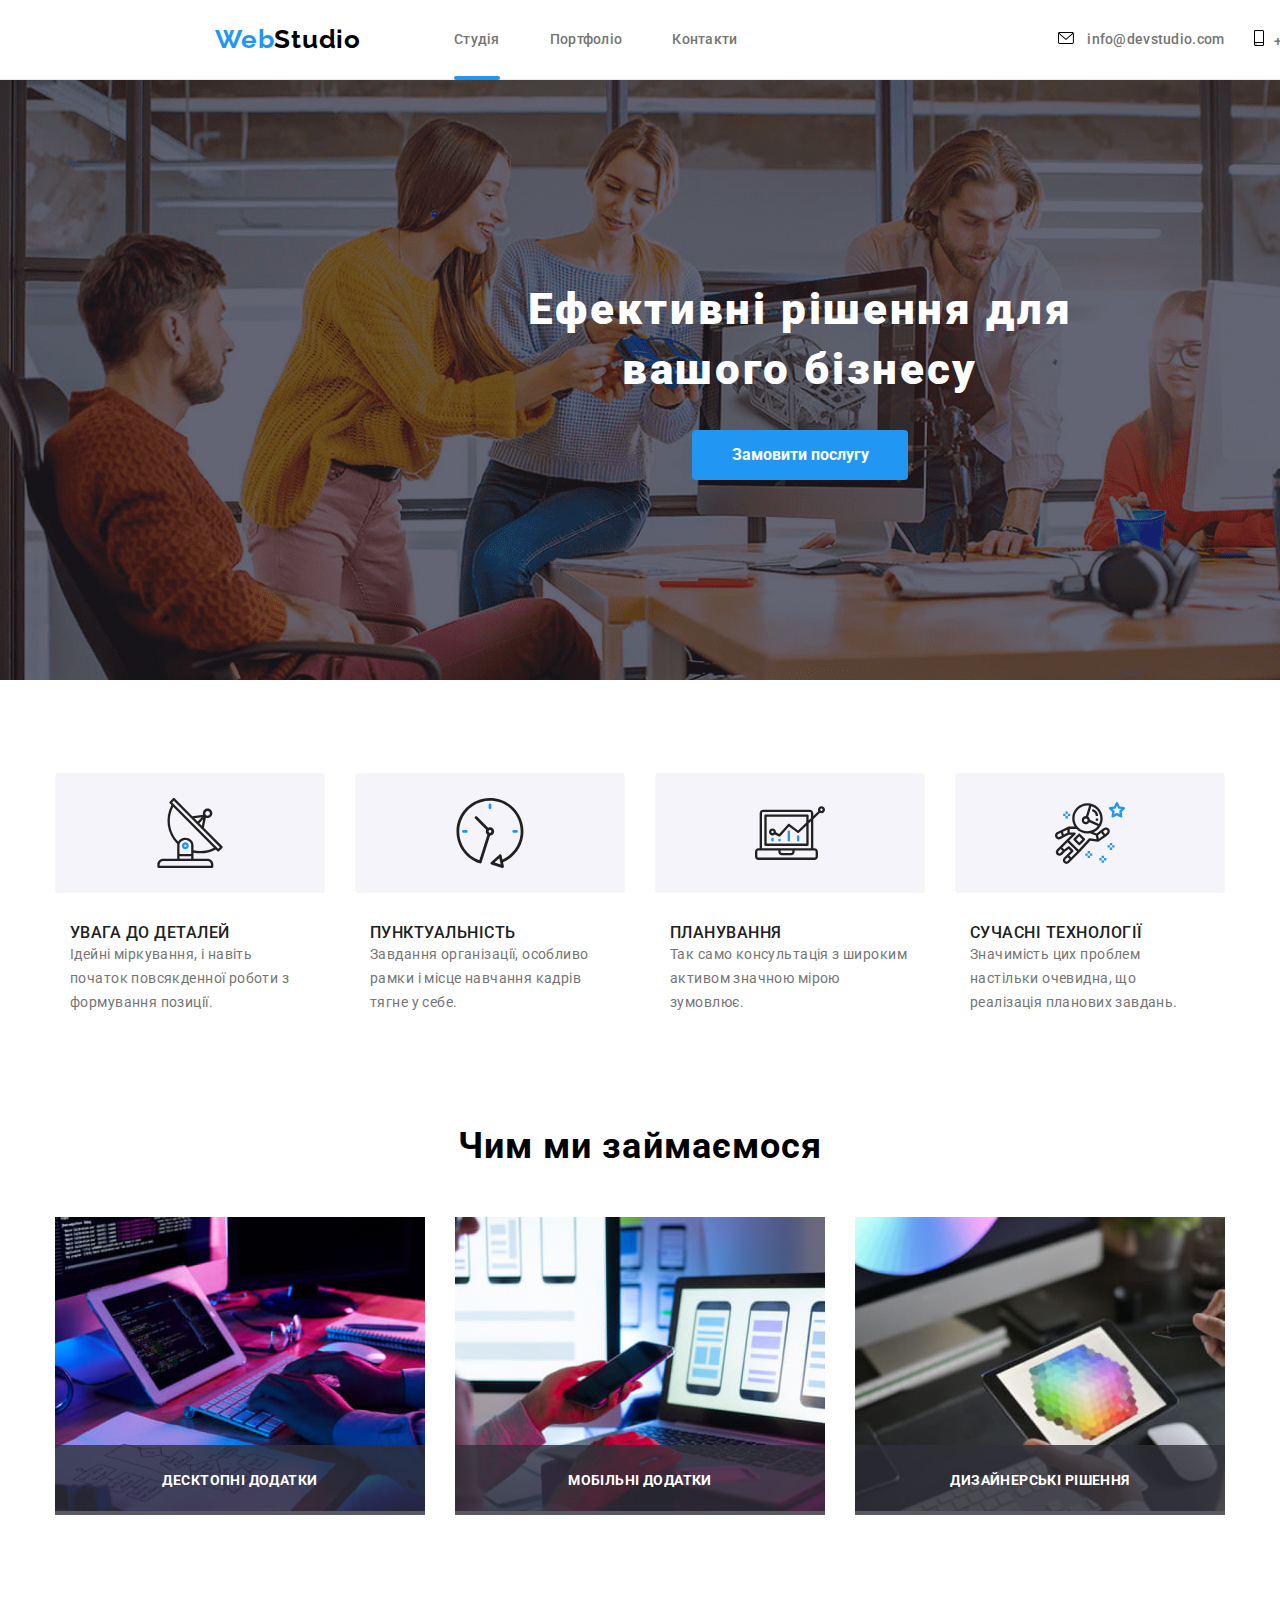
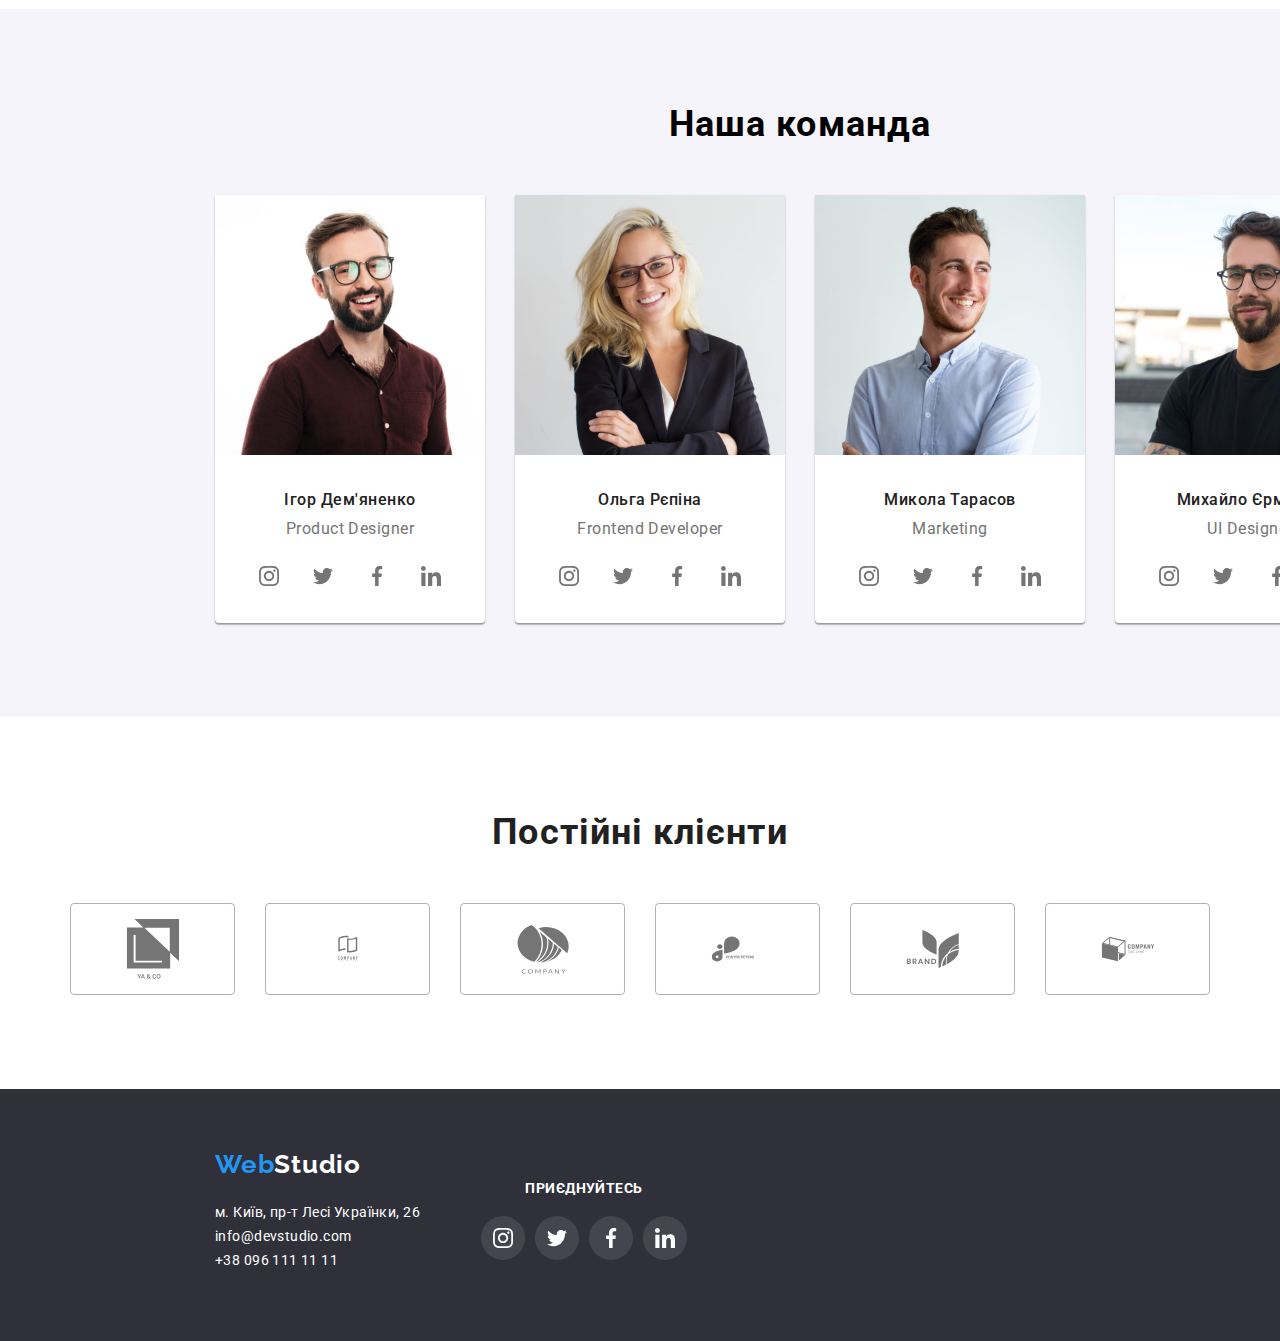
<file: index.html>
<!DOCTYPE html>
<html lang="en">
<head>
    <meta charset="UTF-8">
    <meta http-equiv="X-UA-Compatible" content="IE=edge">
    <meta name="viewport" content="width=device-width, initial-scale=1.0">
    <title>WebStudio</title>
    <link href="https://fonts.googleapis.com/css2?family=Montserrat:wght@400;500;600;700;900&family=Raleway:wght@700&family=Roboto:wght@400;500;700&display=swap" 
    rel="stylesheet">
    <link rel="stylesheet" href="https://cdnjs.cloudflare.com/ajax/libs/modern-normalize/1.1.0/modern-normalize.min.css"
    />
    <link rel="stylesheet" href="https://unpkg.com/aos@next/dist/aos.css" />
    <link rel="stylesheet" href="./css/style.css"/>
</head>
<body>
    <header class="header">
    <div class="container flex-container">
    <nav class="header-nav">
        <a class="header-logo titel" href="index.html"><span class="accent">Web</span>Studio</a>
        <ul class="header-list list flex-container">
            <li class="header-item"><a class="link-current page active" href="index.html" class="header-link link">Студія</a></li>
            <li class="header-item"><a class="link-current" href="portfolio.html" class="header-link link">Портфоліо</a></li>
            <li class="header-item"><a class="link-current" href="" class="header-link link">Контакти</a></li>
        </ul>
    </nav>
    <div class="container flex-container">
        <ul class="header-contacts flex-container">
    <li class="header-item list">
        <a class="link-current" href="mailto:info@devstudio.com" target="_blank"
        rel="noopener noreferrer nofollow " class="header-contacts link">
        <svg class="contact-icon icon-envelope" 
        width: 16px;
        height: 12px;
        viewBox="0 0 43 32">
            <use href="./imeges/contact.svg#icon-envelope"></use>
        </svg> info@devstudio.com</a>
    </li>
    <li class="header-item list">
        <a class="link-current" href="tel:+380961111111" class="header-contact link">
            <svg class="contact-icon icon-smartphone" 
            width: 10px;
            height: 16px;
            viewBox="0 0 20 32">
                <use href="./imeges/contact.svg#icon-smartphone"></use>
            </svg>+38 096 111 11 11</a>
        </li>
        </ul>
    </div>
    </div>
   </header>
  
   <main class="main">
    <!--Розділ Герої-->
    <section class="hero">
        <div class="hero container">
        <h1 class="hero-title">Ефективні рішення для вашого бізнесу</h1>
        <button class="link-current-hero" type="button" class="hero-btn btn" data-modal-open type>Замовити послугу</button>
        </div>
    </section>
    <!--Розділ Чим ми-->
    <section class="about">
        <div class="container">
            <div class="conteiner-wrapper">
        <ul class="about-list list">
            <li  class="about-item">
                <div class="icon-group">
                <svg class="icon-sputnik" widht="70"hight="70">
                 <use href="./imeges/group.svg#icon-sputnik"></use> 
                </svg>
                </div>
            <div class="container about-wrapper">
            <h3  class="about-item-title">УВАГА ДО ДЕТАЛЕЙ</h3>
            <p class="about-description">
                Ідейні міркування, і навіть початок повсякденної роботи з формування позиції.</p>
            </div>
            </li>
        <li class="about-item">
            <div class="icon-group">
                <svg class="icon-clock" widht="70"hight="70">
                    <use href="./imeges/group.svg#icon-clock"></use> 
                </svg>
                </div>
            <div class="container about-wrapper">
            <h3  class="about-item-title">ПУНКТУАЛЬНІСТЬ</h3>
            <p class="about-description">
                Завдання організації, особливо рамки і місце навчання кадрів тягне у себе.</p>
        </div>
            </li>
        <li class="about-item">
            <div class="icon-group">
                <svg class="icon-comp" widht="70"hight="70">
                    <use href="./imeges/group.svg#icon-comp"></use> 
                </svg>
                </div>
            <div class="container about-wrapper">
            <h3  class="about-item-title">ПЛАНУВАННЯ</h3>
            <p class="about-description">
                Так само консультація з широким активом значною мірою зумовлює.</p>
        </div>
            </li>
        <li class="about-item">
            <div class="icon-group">
                <svg class="icon-cosmonavt" widht="70"hight="70">
                    <use href="./imeges/group.svg#icon-cosmonavt"></use> 
                </svg>
                </div>
            <div class="container about-wrapper">
            <h3  class="about-item-title">СУЧАСНІ ТЕХНОЛОГІЇ</h3>
            <p class="about-description">
                Значимість цих проблем настільки очевидна, що реалізація планових завдань.</p>
            </div>
            </li>
        </ul>
        </div>
        <h2  class="about-title desc-wrapper">Чим ми займаємося</h2>
        <ul class="about-list list">
            <li class="about-item-item"><img src="./img/box1.jpg" alt="фото коду" width="370" class="img-des">
            <p class="text">Десктопні додатки</p></li>
            <li class="about-item-item"><img src="./img/box2.jpg" alt="фото розробки для телефону" width="370" class="img-des">
            <p class="text">Мобільні додатки</p></li>
            <li class="about-item-item"><img src="./img/box3.jpg" alt="фото розробки для планшетів" width="370" class="img-des">
            <p class="text">Дизайнерські рішення</p></li>
        </ul>
        </div>
    </section>
    <!--Розділ наша команда-->
    <section class="comand">
        <div class="container">
        <h2  class="comand-title title"> Наша команда</h2>
        <div class="comand-container">
        <ul class="comand-list list">
            <li class="comand-item">
                <img src="./img/card1.jpg" alt="Ігор Дем'яненко" width="270">
                <div class="container-item">
                <h3 class="comand-item-title">Ігор Дем'яненко</h3>
                <p class="comand-item-text">Product Designer</p>
                <ul class="comand-social list">
                    <li class="social-item">
                      <a href="" class="social-link">
                        <svg class="svg-social" 
                            widht="20" viewBox="0 0 32 32">
                            <use href="./imeges/symbol-defs.svg#icon-instagram"></use>
                        </svg>
                      </a>
                    </li>
                    <li class="social-item">
                        <a href="" class="social-link">
                            <svg class="svg-social" 
                            widht="20" viewBox="0 0 32 32">
                                <use href="./imeges/symbol-defs.svg#icon-twitter"></use>
                            </svg>
                        </a>
                      </li>
                      <li class="social-item">
                            <a href="" class="social-link">
                                <svg class="svg-social" 
                                widht="20" viewBox="0 0 32 32">
                                    <use href="./imeges/symbol-defs.svg#icon-facebook"></use>
                                </svg>
                            </a>
                      </li>
                      <li class="social-item">
                            <a href="" class="social-link">
                                <svg class="svg-social"
                                widht="20" viewBox="0 0 32 32">
                                    <use href="./imeges/symbol-defs.svg#icon-linkedin"></use>
                                </svg>
                        </a>
                      </li>
                </ul>
                </div>
            </li>
            <li class="comand-item">
                <img src="./img/card2.jpg" alt="Ольга Рєпіна" width="270">
                <div class="container-item">
                <h3 class="comand-item-title">Ольга Рєпіна</h3>
                <p class="comand-item-text">Frontend Developer</p>
                <ul class="comand-social list">
                    <li class="social-item">
                      <a href="" class="social-link">
                        <svg class="svg-social" 
                            widht="20" viewBox="0 0 32 32">
                            <use href="./imeges/symbol-defs.svg#icon-instagram"></use>
                        </svg>
                      </a>
                    </li>
                    <li class="social-item">
                        <a href="" class="social-link">
                            <svg class="svg-social" 
                            widht="20" viewBox="0 0 32 32">
                                <use href="./imeges/symbol-defs.svg#icon-twitter"></use>
                            </svg>
                        </a>
                      </li>
                      <li class="social-item">
                            <a href="" class="social-link">
                                <svg class="svg-social" 
                                widht="20" viewBox="0 0 32 32">
                                    <use href="./imeges/symbol-defs.svg#icon-facebook"></use>
                                </svg>
                            </a>
                      </li>
                      <li class="social-item">
                            <a href="" class="social-link">
                                <svg class="svg-social"
                                widht="20" viewBox="0 0 32 32">
                                    <use href="./imeges/symbol-defs.svg#icon-linkedin"></use>
                                </svg>
                        </a>
                      </li>
                </ul>
                </div>
            </li>
            <li class="comand-item">
                <img src="./img/card3.jpg" alt="Микола Тарасов" width="270">
                <div class="container-item">
                <h3 class="comand-item-title">Микола Тарасов</h3>
                <p class="comand-item-text">Marketing</p>
                <ul class="comand-social list">
                    <li class="social-item">
                      <a href="" class="social-link">
                        <svg class="svg-social" 
                            widht="20" viewBox="0 0 32 32">
                            <use href="./imeges/symbol-defs.svg#icon-instagram"></use>
                        </svg>
                      </a>
                    </li>
                    <li class="social-item">
                        <a href="" class="social-link">
                            <svg class="svg-social" 
                            widht="20" viewBox="0 0 32 32">
                                <use href="./imeges/symbol-defs.svg#icon-twitter"></use>
                            </svg>
                        </a>
                      </li>
                      <li class="social-item">
                            <a href="" class="social-link">
                                <svg class="svg-social" 
                                widht="20" viewBox="0 0 32 32">
                                    <use href="./imeges/symbol-defs.svg#icon-facebook"></use>
                                </svg>
                            </a>
                      </li>
                      <li class="social-item">
                            <a href="" class="social-link">
                                <svg class="svg-social"
                                widht="20" viewBox="0 0 32 32">
                                    <use href="./imeges/symbol-defs.svg#icon-linkedin"></use>
                                </svg>
                        </a>
                      </li>
                </ul>
                </div>
            </li>
            <li class="comand-item">
                <img src="./img/card4.jpg" alt="Михайло Єрмаков" width="270">
                <div class="container-item">
                <h3 class="comand-item-title">Михайло Єрмаков</h3>
                <p class="comand-item-text">UI Designer</p>
                <ul class="comand-social list">
                    <li class="social-item">
                      <a href="" class="social-link">
                        <svg class="svg-social" 
                            widht="20" viewBox="0 0 32 32">
                            <use href="./imeges/symbol-defs.svg#icon-instagram"></use>
                        </svg>
                      </a>
                    </li>
                    <li class="social-item">
                        <a href="" class="social-link">
                            <svg class="svg-social" 
                            widht="20" viewBox="0 0 32 32">
                                <use href="./imeges/symbol-defs.svg#icon-twitter"></use>
                            </svg>
                        </a>
                      </li>
                      <li class="social-item">
                            <a href="" class="social-link">
                                <svg class="svg-social" 
                                widht="20" viewBox="0 0 32 32">
                                    <use href="./imeges/symbol-defs.svg#icon-facebook"></use>
                                </svg>
                            </a>
                      </li>
                      <li class="social-item">
                            <a href="" class="social-link">
                                <svg class="svg-social"
                                widht="20" viewBox="0 0 32 32">
                                    <use href="./imeges/symbol-defs.svg#icon-linkedin"></use>
                                </svg>
                        </a>
                      </li>
                </ul>
                </div>
            </li>
        </ul>
        </div>
        </div>
    </section>
        <!--Розділ постійні клієнти-->
    <section class="client">
        <div class=" container client-container">
            <h2 class="client-titel">Постійні клієнти</h2>
            <ul class="client-list list">
                <li class="client-item">
                    <a href="" class="icon-client">
                       <svg class="svg-client"viewBox="0 0 28 32">
                        <use href="./imeges/klient.svg#icon-1"></use>
                       </svg>
                    </a>
                </li>
                 <li class="client-item">
                <a href="" class="icon-client">
                   <svg class="svg-client"viewBox="0 0 28 32">
                    <use href="./imeges/klient.svg#icon-2"></use>
                   </svg>
                </a>
                </li>
                <li class="client-item">
                <a href="" class="icon-client">
                   <svg class="svg-client"viewBox="0 0 28 32">
                    <use href="./imeges/klient.svg#icon-3"></use>
                   </svg>
                </a>
                </li>
                <li class="client-item">
                <a href="" class="icon-client">
                   <svg class="svg-client"viewBox="0 0 28 32">
                    <use href="./imeges/klient.svg#icon-4"></use>
                   </svg>
                </a>
                 </li>
                 <li class="client-item">
                <a href="" class="icon-client">
                   <svg class="svg-client"viewBox="0 0 28 32">
                    <use href="./imeges/klient.svg#icon-5"></use>
                   </svg>
                </a>
               </li>
               <li class="client-item">
                <a href="" class="icon-client">
                   <svg class="svg-client"viewBox="0 0 28 32">
                    <use href="./imeges/klient.svg#icon-6"></use>
                   </svg>
                </a>
                 </li>
             </ul>
        </div>
    </section>
   </main> 
   <footer class="footer">
    <div class="container">
        <div class="footer-container">
        <div class="logo-container">
    <a class="footer-logo titel" href="index.html"><span class="accent">Web</span>Studio</a>
    </div>
    <div class="footer-wrapper">
    <address  class="footer-adress">
       <div class="footer-contactcs">
        <ul class="footer-list list">
            <li>
                <a class="current-footer" href="https://www.google.com.ua/maps/place/бул.+Леси+Украинки,+26"
                target="_blank" rel="noopener noreferrer nofollow"  class="footer-item footer link"> 
               м. Київ, пр-т Лесі Українки, 26</a>
            </li>
            <li>
                <a class="current-footer" href="mailto:info@devstudio.com" target="_blank"
                rel="noopener noreferrer nofollow " class="footer-item link">
                 info@devstudio.com</a> 
            </li>
            <li>
                <a class="current-footer" href="tel:+380961111111" class="footer-item link">
                    +38 096 111 11 11</a>
            </li>
        </ul>
        </div>
    </address>
    <div class="social-footer">
        <h3 class="footer-social item">приєднуйтесь</h3>
        <ul class="footer-social list">
            <li class="social-item">
              <a href="" class="footer-social-link">
                <svg class="svg-social" 
                    widht="20" viewBox="0 0 32 32">
                    <use href="./imeges/symbol-defs.svg#icon-instagram"></use>
                </svg>
              </a>
            </li>
            <li class="social-item">
                <a href="" class="footer-social-link">
                    <svg class="svg-social" 
                    widht="20" viewBox="0 0 32 32">
                        <use href="./imeges/symbol-defs.svg#icon-twitter"></use>
                    </svg>
                </a>
              </li>
              <li class="social-item">
                    <a href="" class="footer-social-link">
                        <svg class="svg-social" 
                        widht="20" viewBox="0 0 32 32">
                            <use href="./imeges/symbol-defs.svg#icon-facebook"></use>
                        </svg>
                    </a>
              </li>
              <li class="social-item">
                    <a href="" class="footer-social-link">
                        <svg class="svg-social"
                        widht="20" viewBox="0 0 32 32">
                            <use href="./imeges/symbol-defs.svg#icon-linkedin"></use>
                        </svg>
                </a>
              </li>
        </ul>
        </div>
    </div>
    </div>
    </div>
    </div>
   </footer>
   <div class="backdrop is-hidden" data-modal>
    <div class="modal">
        <button type="button" class="close-button" data-modal-close>
            <a href="">
                <svg class="svg-close" viewBox="0 0 32 32 ">
                <use href="./imeges/contact.svg#icon-close"></use>
            </svg>
            </a>
        </button>
        <p class="modal-titel">Залиште свої дані, ми вам передзвонимо</p>
        <form action="" class="modal-form">
            <div class="form-element">
                <label class="text-form" for="name">Ім'я</label>
                <input type="text" id="name" name="name"/>
                <label class="text-form" for="tel">Телефон</label>
                <input type="tel" id="tel" name="tel"/>
                <label class="text-form" for="email">Пошта</label>
                <input type="email" id="email" name="email"/>
                <label class="text-form" for="coment">Коментар</label>
                <textarea class="coment" name="coment" id="coment" cols="" rows=""placeholder="Введіть текст"></textarea>
            </div>
            <input type="checkbox" name="topic" value="" id="topic" checked>
            <label for="topic" class="topic-text">Погоджуюся з розсилкою та приймаю <a href=""class="current-modal">
                <span class="accent-modal">Умови договору</span></a></label>
                      <button type="submit" class="modal-btn">Відправити</button>
        </form>
    </div>
   </div>
   <script src="./js/modal.js"></script>
   <script src="https://unpkg.com/aos@next/dist/aos.js"></script>
   <script>
     AOS.init();
   </script>
</body>
</html>
</file>
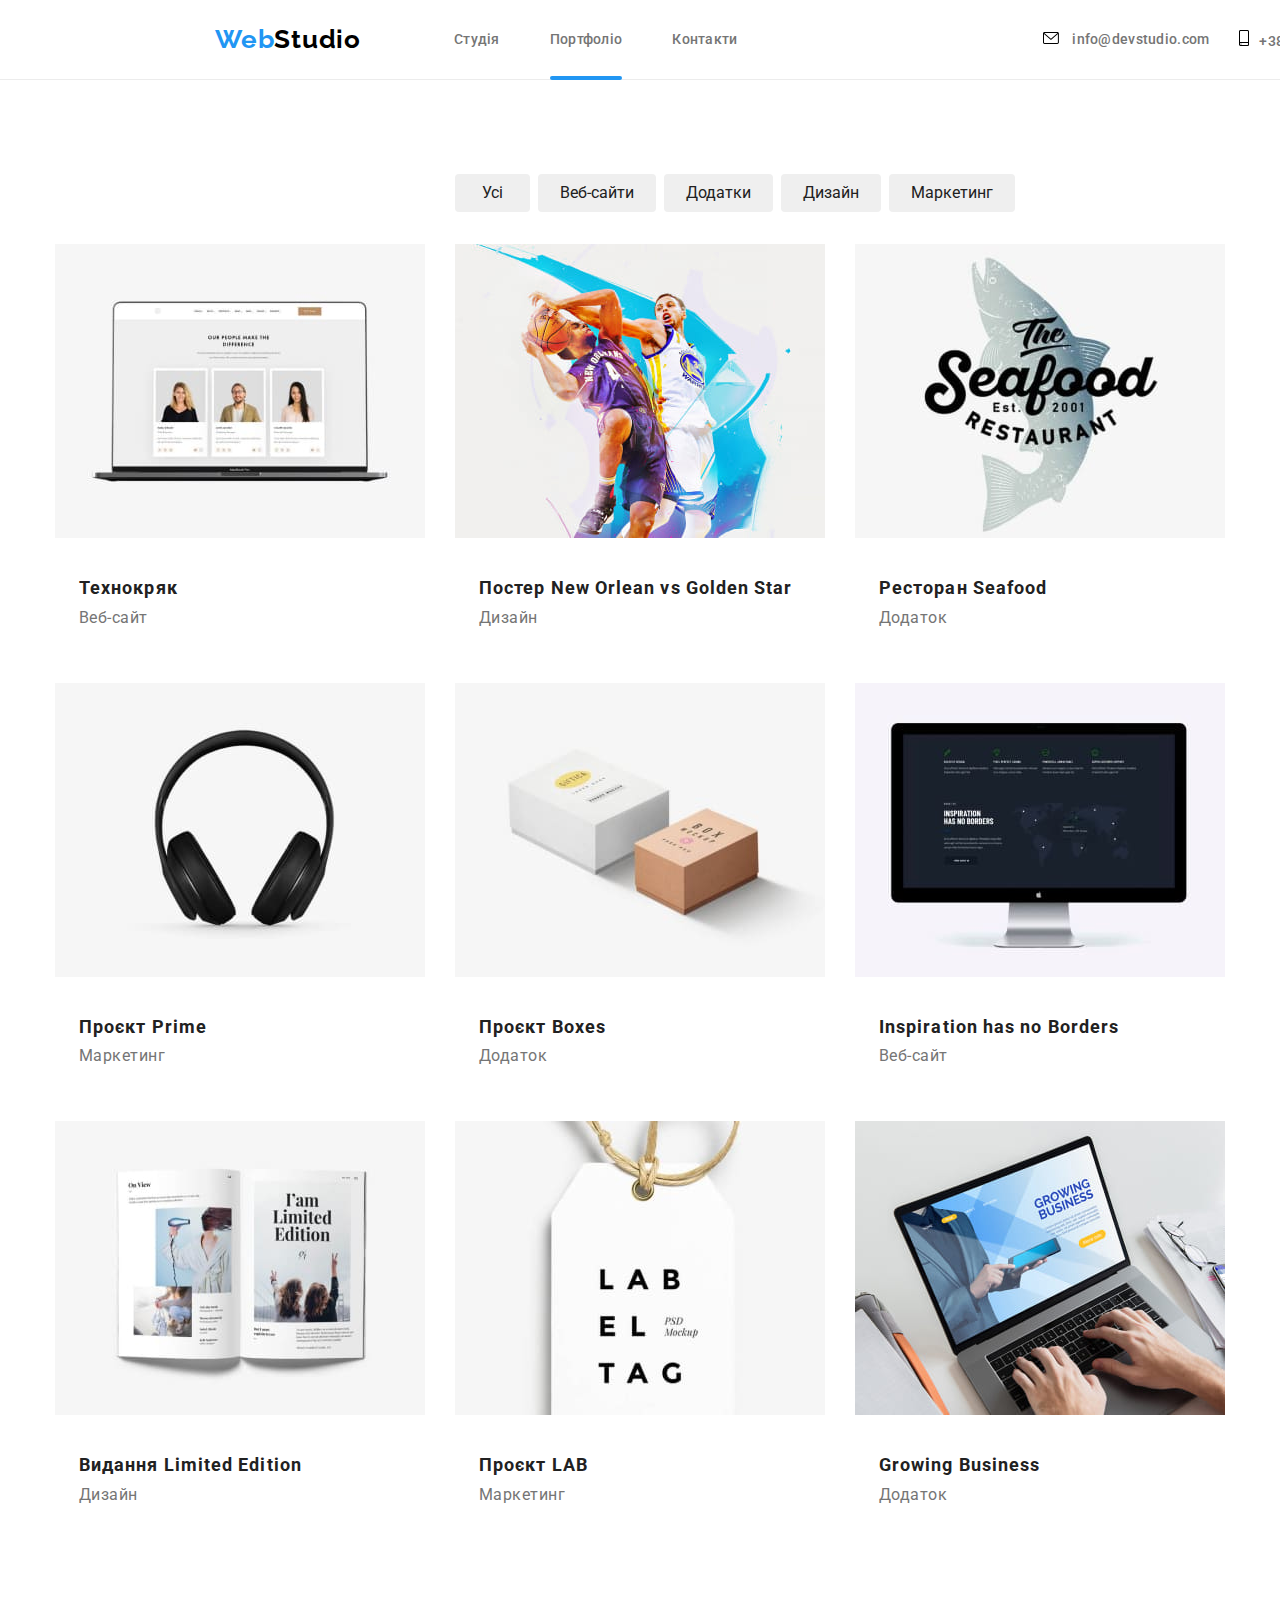
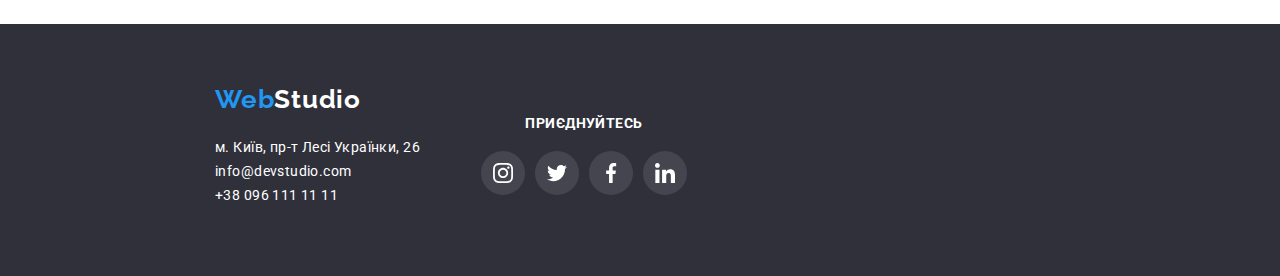
<file: portfolio.html>
<!DOCTYPE html>
<html lang="en">
<head>
    <meta charset="UTF-8">
    <meta http-equiv="X-UA-Compatible" content="IE=edge">
    <meta name="viewport" content="width=device-width, initial-scale=1.0">
    <title>WebStudio</title>
    <link href="https://fonts.googleapis.com/css2?family=Montserrat:wght@400;500;600;700;900&family=Raleway:wght@700&family=Roboto:wght@400;500;700&display=swap"
     rel="stylesheet"/>
    <link rel="stylesheet" href="https://cdnjs.cloudflare.com/ajax/libs/modern-normalize/1.1.0/modern-normalize.min.css"
    />
    <link rel="stylesheet" href="https://unpkg.com/aos@next/dist/aos.css" />
    <link rel="stylesheet" href="./css/style.css"/>
 
</head>
<body>
  <header class="header">
    <div class="container flex-container">
    <nav class="header-nav">
        <a class="header-logo titel" href="index.html"><span class="accent">Web</span>Studio</a>
        <ul class="header-list list flex-container">
            <li class="header-item"><a class="link-current" href="index.html" class="header-link link">Студія</a></li>
            <li class="header-item"><a class="link-current klik action" href="portfolio.html" class="header-link link">Портфоліо</a></li>
            <li class="header-item"><a class="link-current" href="" class="header-link link">Контакти</a></li>
        </ul>
    </nav>
      <ul class="header-contacts flex-container">
        <li class="header-item list">
          <a class="link-current" href="mailto:info@devstudio.com" target="_blank"
          rel="noopener noreferrer nofollow " class="header-contact link">
          <svg class="contact-icon icon-envelope" viewBox="0 0 43 32">
              <use href="./imeges/contact.svg#icon-envelope"></use>
          </svg> info@devstudio.com</a>
        </li>
        <li  class="header-item list">
          <a class="link-current" href="tel:+380961111111" class="header-contact link">
            <svg class="contact-icon icon-smartphone" viewBox="0 0 20 32">
                <use href="./imeges/contact.svg#icon-smartphone"></use>
            </svg>+38 096 111 11 11</a>
        </li>
      </ul>
    </div>
   </header>
       <main>
        <!--Розділ героїв-->
        <section>
            <div class="container">
           <ul class="port-list list">
            <li class="port-item">
                <button class="link-current-port" type="button" class="port-btn btn">Усі</button>
            </li>
            <li class="hero-item">
                <button class="link-current-port" type="button" class="port-btn btn">Веб-сайти</button></li>
            <li class="hero-item">
                <button class="link-current-port" type="button" class="port-btn btn">Додатки</button></li>
            <li class="hero-item">
                <button class="link-current-port" type="button" class="port-btn btn">Дизайн</button></li>
            <li class="hero-item">
                <button class="link-current-port" type="button" class="port-btn btn">Маркетинг</button></li>
           </ul>
           </div>
         <div class="container">
           <ul class="gallery-list list">
            <li class="gallery-item">
                <a class="gallery-link" href="">
                    <div class="gellery-thumb">
                <img src="./img-portfolio/project1.jpg" alt="фото сайту" width="370" class="imege">
                    <div class="gellery-overlay">
                      <p class="gellery-overley-text">
                        Ресурс пропонує комплексні пропозиції з різним рівнем функціоналу та сервісів.
                        Все це дозволить відвідувачу отримати вичерпні відомості про компанію чи приватну 
                        особу.
                      </p> 
                    </div> 
                    </div>
                <div class="galary-wrapper">
                <h2 class="visually-hidden">Технокряк</h2>
                <p class="gallery-pre-title pre-title">Веб-сайт</p>
            </div>
               </a>
            </li>
            <li class="gallery-item">
                <a class="gallery-link" href="">
                    <div class="gellery-thumb">
                <img src="./img-portfolio/project2.jpg" alt="постер" width="370" class="imege">
                <div class="gellery-overlay">
                    <p class="gellery-overley-text">
                      Ресурс пропонує комплексні пропозиції з різним рівнем функціоналу та сервісів.
                      Все це дозволить відвідувачу отримати вичерпні відомості про компанію чи приватну 
                      особу.
                    </p> 
                  </div> 
                  </div>
                <div class="galary-wrapper">
                <h2 class="visually-hidden">Постер New Orlean vs Golden Star</h2>
                <p class="gallery-pre-title pre-title">Дизайн</p>
            </div>
            </a>
            </li>
            <li class="gallery-item">
                <a class="gallery-link" href="">
                    <div class="gellery-thumb">
                <img src="./img-portfolio/project3.jpg" alt="постер ресторану" width="370" class="imege">
                <div class="gellery-overlay">
                    <p class="gellery-overley-text">
                      Ресурс пропонує комплексні пропозиції з різним рівнем функціоналу та сервісів.
                      Все це дозволить відвідувачу отримати вичерпні відомості про компанію чи приватну 
                      особу.
                    </p> 
                  </div> 
                  </div>
                <div class="galary-wrapper">
                <h2 class="visually-hidden">Ресторан Seafood</h2>
                <p class="gallery-pre-title pre-title">Додаток</p>
            </div>
            </a>
            </li>
            <li class="gallery-item">
                <a class="gallery-link" href="">
                    <div class="gellery-thumb">
                <img src="./img-portfolio/project4.jpg" alt="наушники" width="370" class="imege">
                <div class="gellery-overlay">
                    <p class="gellery-overley-text">
                      Ресурс пропонує комплексні пропозиції з різним рівнем функціоналу та сервісів.
                      Все це дозволить відвідувачу отримати вичерпні відомості про компанію чи приватну 
                      особу.
                    </p> 
                  </div> 
                  </div>
                <div class="galary-wrapper">
                <h2 class="visually-hidden">Проєкт Prime</h2>
                <p class="gallery-pre-title pre-title">Маркетинг</p>
                </div>
            </a>
            </li>
            <li class="gallery-item">
                <a class="gallery-link" href="">
                    <div class="gellery-thumb">
                <img src="./img-portfolio/project5.jpg" alt="коробка" width="370" class="imege">
                <div class="gellery-overlay">
                    <p class="gellery-overley-text">
                      Ресурс пропонує комплексні пропозиції з різним рівнем функціоналу та сервісів.
                      Все це дозволить відвідувачу отримати вичерпні відомості про компанію чи приватну 
                      особу.
                    </p> 
                  </div> 
                  </div>
                <div class="galary-wrapper">
                <h2 class="visually-hidden">Проєкт Boxes</h2>
                <p class="gallery-pre-title pre-title">Додаток</p>
            </div>
            </a>
            </li>
            <li class="gallery-item">
                <a class="gallery-link" href="">
                    <div class="gellery-thumb">
                <img src="./img-portfolio/project6.jpg" alt="сайт" width="370" class="imege">
                <div class="gellery-overlay">
                    <p class="gellery-overley-text">
                      Ресурс пропонує комплексні пропозиції з різним рівнем функціоналу та сервісів.
                      Все це дозволить відвідувачу отримати вичерпні відомості про компанію чи приватну 
                      особу.
                    </p> 
                  </div> 
                  </div>
                <div class="galary-wrapper">
                <h2 class="visually-hidden">Inspiration has no Borders</h2>
                <p class="gallery-pre-title pre-title">Веб-сайт</p>
            </div>
            </a>
            </li>
            <li class="gallery-item">
                <a class="gallery-link" href="">
                <div class="gellery-thumb">
                <img src="./img-portfolio/project7.jpg" alt="видання" width="370" class="imege">
                <div class="gellery-overlay">
                    <p class="gellery-overley-text">
                      Ресурс пропонує комплексні пропозиції з різним рівнем функціоналу та сервісів.
                      Все це дозволить відвідувачу отримати вичерпні відомості про компанію чи приватну 
                      особу.
                    </p> 
                  </div> 
                  </div>
                <div class="galary-wrapper">
                <h2 class="visually-hidden">Видання Limited Edition</h2>
                <p class="gallery-pre-title pre-title">Дизайн</p>
                </div>
            </a>
            </li>
            <li class="gallery-item">
                <a class="gallery-link" href="">
                 <div class="gellery-thumb">
                <img src="./img-portfolio/project8.jpg" alt="проект" width="370" class="imege">
                <div class="gellery-overlay">
                    <p class="gellery-overley-text">
                      Ресурс пропонує комплексні пропозиції з різним рівнем функціоналу та сервісів.
                      Все це дозволить відвідувачу отримати вичерпні відомості про компанію чи приватну 
                      особу.
                    </p> 
                  </div> 
                  </div>
                <div class="galary-wrapper">
                <h2 class="visually-hidden">Проєкт LAB</h2>
                <p class="gallery-pre-title pre-title">Маркетинг</p>
                </div>
            </a>
            </li>
            <li class="gallery-item">
                <a class="gallery-link" href="">
                 <div class="gellery-thumb">
                <img src="./img-portfolio/project9.jpg" alt="додаток" width="370" class="imege">
                <div class="gellery-overlay">
                    <p class="gellery-overley-text">
                      Ресурс пропонує комплексні пропозиції з різним рівнем функціоналу та сервісів.
                      Все це дозволить відвідувачу отримати вичерпні відомості про компанію чи приватну 
                      особу.
                    </p> 
                  </div> 
                  </div>
                <div class="galary-wrapper">
                <h2 class="visually-hidden">Growing Business</h2>
                <p class="gallery-pre-title pre-title">Додаток</p>
                </div>
            </a>
            </li>
           </ul>
        </div>
        </section>
       </main>
       <footer class="footer">
        <div class="container">
            <div class="footer-container">
            <div class="logo-container">
        <a class="footer-logo titel" href="index.html"><span class="accent">Web</span>Studio</a>
        </div>
        <div class="footer-wrapper">
        <address  class="footer-adress">
           <div class="footer-contactcs">
            <ul class="footer-list list">
                <li>
                    <a class="current-footer" href="https://www.google.com.ua/maps/place/бул.+Леси+Украинки,+26"
                    target="_blank" rel="noopener noreferrer nofollow"  class="footer-item footer link"> 
                   м. Київ, пр-т Лесі Українки, 26</a>
                </li>
                <li>
                    <a class="current-footer" href="mailto:info@devstudio.com" target="_blank"
                    rel="noopener noreferrer nofollow " class="footer-item link">
                     info@devstudio.com</a> 
                </li>
                <li>
                    <a class="current-footer" href="tel:+380961111111" class="footer-item link">
                        +38 096 111 11 11</a>
                </li>
            </ul>
            </div>
        </address>
        <div class="social-footer">
            <h3 class="footer-social item">приєднуйтесь</h3>
            <ul class="footer-social list">
                <li class="social-item">
                  <a href="" class="footer-social-link">
                    <svg class="svg-social" 
                        widht="20" viewBox="0 0 32 32">
                        <use href="./imeges/symbol-defs.svg#icon-instagram"></use>
                    </svg>
                  </a>
                </li>
                <li class="social-item">
                    <a href="" class="footer-social-link">
                        <svg class="svg-social" 
                        widht="20" viewBox="0 0 32 32">
                            <use href="./imeges/symbol-defs.svg#icon-twitter"></use>
                        </svg>
                    </a>
                  </li>
                  <li class="social-item">
                        <a href="" class="footer-social-link">
                            <svg class="svg-social" 
                            widht="20" viewBox="0 0 32 32">
                                <use href="./imeges/symbol-defs.svg#icon-facebook"></use>
                            </svg>
                        </a>
                  </li>
                  <li class="social-item">
                        <a href="" class="footer-social-link">
                            <svg class="svg-social"
                            widht="20" viewBox="0 0 32 32">
                                <use href="./imeges/symbol-defs.svg#icon-linkedin"></use>
                            </svg>
                    </a>
                  </li>
            </ul>
            </div>
        </div>
        </div>
        </div>
        </div>
       </footer>
       <script src="https://unpkg.com/aos@next/dist/aos.js"></script>
       <script>
         AOS.init();
       </script>
</body>
</html>
</file>
<file: css/style.css>
.root{
    --primary-text-color: #303030;
    --secondary-text-color:  #fff;
    --tetriary-text-color:  #555;
    --primary-title-color:  rgba (157 ,  164 ,  189 ,  0,6);
    --description-text:  #9da4bd;
    --accent-color:  #ff6c00;
    --header-border-color: #F5F5F5;
  }
  

  .html{
    box-sizing: border-box;
  }
  *,
  *::before, *::after{
    box-sizing: border-box;
  }
  .container{
    max-width: 1200px;
    margin-left: auto;
    margin-right: auto;
    padding-left: 15px;
    padding-right: 15px;
   
  }
  /* .container.big-container {
  max-width: 1600px;
  padding: 0;
} */
.section {
  padding-top: 94px;
  padding-bottom: 94px;
}
  h1,h2,h3,h4,h5,h6,p,ul{
    margin: 0;
  }
  .ul{
    padding: 0;
    margin: 0;
    list-style: none;
  }
  .list{
    list-style: none;
    margin: 0;
    padding: 0;
  }
  .img {
    display: block;
    width: 100%;
  }
  
  /* Головний розділ перед заголовком */
  .previous title{
    font-family:  "Roboto", sans-serif;
    font-weight:  500;
    font-size:  11px;
    line-height:  1,4;
    color:  var(--primary-text-color);
  }
  
  /* Назва основного розділу */
  .name{
    font-family:  "Roboto", sans-serif;
    font-weight:  700;
    font-size:  42px;
    line-height:  1,2;
    letter-spacing:  0.05em;
    color:  var(--primary-text-color);
  }
  
  /* Стилі кнопок */
  .btn{
    font-family: 'Roboto', sans-serif;
    font-weight:  600;
    font-size: 12px;
    line-height:  1,3;
    letter-spacing: 0.9em;
    background: #2196F3;
    cursor: pointer;
    color:  var(--primary-text-color);
    width: 1200px;
    padding: 15px;
    margin-left: auto;
    margin-right: auto;
  }
  
/* Заголовок */

.header{
  border-bottom: 1px solid #ECECEC;
  display: flex;
  align-items: center;
  column-gap: 50px;
  margin-left: auto;
  margin-right: auto;
  width: 1600px;
  height: 80px;
}
.header-nav{
  display: flex;
  align-items: center;
  column-gap: 93px;
  margin-left: auto;
}
.flex-container{
 width: 1200px; 
  column-gap: 93px;
  display: flex;
  align-items: center;
}
.header-list{
  margin: 0;
  display: flex;
  align-items: center;
  column-gap: 50px;
  width: 286px;
}
 .header-logo{
  font-family: 'Raleway', sans-serif;
  font-style: normal;
  font-weight: 700;
  font-size: 26px;
  line-height: 31px;
  letter-spacing: 0.03em;
  color: #000000;
  text-decoration: none;
  padding: 32px 0;
}
.header-contacts{
  display: flex;
  column-gap: 30px;
  margin-left: 210px;
  align-items: center;
  padding-inline-start: 0;
}

.header-contact{
  font-family: 'Roboto', sans-serif;
  font-style: normal;
  font-weight: 500;
  font-size: 14px;
  text-decoration: none;
  color: var(--secondary-text-color);
}
 .icon-smartphone {
  width: 10px;
  height: 16px;
  color: #757575;
 margin-right: 10px;
}
.icon-envelope {
  width: 16px;
  height: 12px;
  color: #757575;
  margin-right: 10px;
}

.accent{
  font-family: 'Raleway', sans-serif;
  font-style: normal;
  font-weight: 700;
  font-size: 26px;
  line-height: 31px;
  letter-spacing: 0.03em;
 color: #2196F3;
}

.header-item{
  font-family: 'Roboto';
font-style: normal;
font-weight: 500;
font-size: 14px;
letter-spacing: 0.02em;
text-decoration: none;
color: #212121;
}
.header-link {
    font-family:"Roboto", sans-serif;
    font-style: normal;
    font-weight: 700;
    font-size: 26px;
    line-height: 31px;
    text-decoration: none;
    letter-spacing: 0.03em;
    color: var(--secondary-text-color);
  } 
.link-current {
  color: #757575;
  text-decoration: none;
  }
  .link-current:hover, 
  .link-current:focus{
    color: #2196F3;
    transition: color 250ms cubic-bezier(0.4, 0, 0.2, 1);
  }  
  .link-current:hover svg, 
  .link-current:focus svg{
    fill:#2196F3;
    transition: fill 250ms cubic-bezier(0.4, 0, 0.2, 1);
  }

.link-current{
  display: block;
  padding: 32px 0;
}
.link-current.active{
  position: relative;
}
.page::after{
  content:"";
  position: absolute;
  display:block;
  height: 4px;
  width: 100%;
  background-color: #2196F3;
  border-radius: 2px;
  bottom: 0;
 } 
 .link-current.action{
  position: relative;
}
.klik::after{
  content:"";
  position: absolute;
  display:block;
  height: 4px;
  width: 100%;
  background-color: #2196F3;
  border-radius: 2px;
  bottom: 0;
 } 



  /* Розділ героя */
  .hero .container{
    text-align: center;
padding: 200px 0px;
margin-left: auto;
margin-right: auto;

  }
  .hero{
    background-color: #2F303A;
  width: 1600px;
  padding: 0;
  height: 600px;
  margin: auto;
  background-image: linear-gradient(
   rgba(47, 48, 58, 0.4),
   rgba(47, 48, 58, 0.4)),
  url(../imeges/fon.png);
  background-repeat: no-repeat;
  background-position: center;
  background-size: cover;
  }
  

.hero-title{
  font-family: 'Roboto', sans-serif;
font-style: normal;
font-weight: 900;
font-size: 44px;
line-height: 1.36;
letter-spacing: 0.06em;
color: #FFFFFF;
max-width: 696px;
text-align: center;
margin: auto;
margin-bottom: 30px;
}
.hero-btn{
  font-family: 'Roboto';
  font-style: normal;
  font-weight: 700;
  font-size: 16px;
  line-height: 30px;
letter-spacing: 0.06em;
color: #FFFFFF;
color:  var(--primary-text-color);
width: 216px;
height: 50px;
padding: 10px 32px;
display: flex;
text-align: center;
margin-top: 30px;
cursor: pointer;
}

.link-current-hero{
  color: #fff;
  font-family: 'Roboto';
font-style: normal;
font-weight: 700;
font-size: 16px;
line-height: 30px;
text-decoration: none;
width: 216px;
height: 50px;
background-color: #2196F3;
border: none;
border-radius: 4px;

  }

.link-current-hero:hover, 
.link-current-hero:focus{
  color: #FFFFFF;
  transition: color 250ms cubic-bezier(0.4, 0, 0.2, 1);
  transition: background-color 250ms cubic-bezier(0.4, 0, 0.2, 1);
  }
  
  .port-btn{
    color:  var(--primary-text-color);
  padding-bottom: 94px;
  padding: 86px 26px;
  }
  .port-list{
    display: flex;
  column-gap: 8px;
  margin-left: 400px;
  padding-top: 94px;
  }
  .link-current-port{
    color: #212121;
    font-family: 'Roboto', sans-serif;
    font-style: normal;
   text-decoration: none;
   max-width: 130px;
   min-width: 75px;
   height: 38px;
   border-radius: 4px;
   border:none ;
   cursor: pointer;
   padding: 6px 22px;
   }
  .link-current-port:hover, 
  .link-current-port:focus{
    color: #FFFFFF;
    background-color: #2196F3;
    transition: color 250ms cubic-bezier(0.4, 0, 0.2, 1);
    transition: background-color 250ms cubic-bezier(0.4, 0, 0.2, 1);
  }

    
  /* Розділ чим ми  */

.about-item .container{
width: 1170px;
height: 98px;
}
.about{
padding-top: 93px;
padding-left: 0px;
  
}
 .about-list{
  display: flex;
  column-gap: 30px;
  padding-bottom: 94px;
 }
.conteiner-wrapper .container{
  width: 270px;
  min-height: 70px;
  max-height: 98px;
}
.about-item{
  padding-bottom: 10px;
}
.icon-group{
  background-color:#F5F4FA;
  display: flex;
  align-items: center;
  justify-content: center;
  width: 270px;
  height: 120px;
  margin-bottom: 30px;
  border-radius: 4px;
}

 .about-title{
  padding-bottom:50px ;
  text-align: center;
 }

.desc-wrapper .container{
  width: 1170px;
  height: 386px;
  padding-bottom: 94px;
}

.about-title, .comand-title{
  font-family: 'Roboto', sans-serif;
  font-style: normal;
  font-weight: 700;
  font-size: 36px;
  line-height: 42px;
  letter-spacing: 0.03em;
    color:  var(--primary-text-color);
  }
  .about-description{
    font-family: 'Roboto', sans-serif;
    font-style: normal;
    font-weight: 400;
    font-size: 14px;
    line-height: 24px;
    letter-spacing: 0.03em;
    color: #757575;
  }
  .about-item-title, .comand-item-title{
    font-family: 'Roboto', sans-serif;
    font-style: normal;
    font-weight: 500;
    font-size: 16px;
    line-height: 19px;
    letter-spacing: 0.03em;
    color: #212121;
  }
  
  .about-item-item{
    position: relative;
     }
 
  .text{
    font-family: 'Roboto';
font-style: normal;
font-weight: 700;
font-size: 14px;
line-height: 16px;
text-align: center;
letter-spacing: 0.03em;
text-transform: uppercase;
color: #FFFFFF;
width: 370px;
height: 70px;
background: rgba(47, 48, 58, 0.8);
display: flex;
align-items: center;
justify-content: center;
position: absolute;
bottom: 0px;

  }
  /* Розділ команда  */

  .comand{
 
    background-color: #F5F4FA;
    width: 1600px;
    height: 708px;
    padding: 0;
    margin: auto;
  }
  .comand-container{
    width: 1170px;
    height: 428px;
    padding-bottom: 94px;
  }
 .comand-title{
  padding-top: 94px;
  padding-bottom: 50px;
  text-align: center;
 }
 .comand-list{
  display: flex;
  column-gap: 30px;

 }
 .container-item{
  padding-top: 30px;
  text-align: center;
 }
 .comand-item{
  width: 270px;
  height: 428px;
  border-radius: 0px 0px 4px 4px;
  box-shadow: 0px 1px 3px rgba(0, 0, 0, 0.12), 0px 1px 1px rgba(0, 0, 0, 0.14), 0px 2px 1px rgba(0, 0, 0, 0.2);
  background-color: #fff;
 }
 .comand-item-title{
  padding-bottom: 10px;
 }
  .comand-item-text{
    font-family: 'Roboto', sans-serif;
    font-style: normal;
    font-weight: 400;
    font-size: 16px;
    line-height: 19px;
    letter-spacing: 0.03em;
    color: #757575;
    padding-bottom: 16px;
  }
  .comand-social{
    display: flex;
    align-items: center;
    justify-content: center;
    column-gap: 10px;
  }
  .svg-social{
    width: 20px;
  }
  .social-item{
    display: flex;
    align-items: center;
    justify-content: center;
    column-gap: 10px;
    width: 44px;
    height: 44px;
  }

  .social-link{
    width: 44px;
    height: 44px;
    border-radius: 50%;
    background: #fff;
    align-items: center;
    justify-content: center;
    display: flex;
    fill: #757575;
  }
  .social-link:hover, 
  .social-link:focus{
    color: #fff;
    background-color: #2196F3;
    transition: color 250ms cubic-bezier(0.4, 0, 0.2, 1);
    transition: background-color 250ms cubic-bezier(0.4, 0, 0.2, 1);
  }
  .social-link:hover svg, 
  .social-link:focus svg{
    fill: #fff;
    background-color: #2196F3;
    transition: fill 250ms cubic-bezier(0.4, 0, 0.2, 1);
    transition: background-color 250ms cubic-bezier(0.4, 0, 0.2, 1);
  }
  .visually-hidden{
    font-family: 'Roboto', sans-serif;
    font-style: normal;
    font-weight: 700;
    font-size: 18px;
    letter-spacing: 0.06em;
    color: #212121;
  }
  .gallery-pre-title{
    font-family: 'Roboto', sans-serif;
    font-style: normal;
    font-weight: 400;
    font-size: 16px;
    line-height: 30px;
    letter-spacing: 0.03em;
    color: #757575;
  }
  .gallery-item{
    width: 370px;
  }
  .imege{
    display: block;
  }
  .gellery-thumb {
    position: relative;
    overflow: hidden;
  }
.gellery-overlay{
  content: "";
  position: absolute;
  display: flex;
  text-align: center;
  width: 100%;
  height: 100%;
  top: 0;
  left: 0;
  background: rgba(33, 150, 243, 0.9);
  padding: 63px 24px;
  transform: translateY(100%);
  transition: transform 250ms cubic-bezier(0.4, 0, 0.2, 1);
}
.gallery-link:focus .gellery-overlay,
.gallery-link:hover .gellery-overlay{
  transform: translateY(0);
}
.gellery-overley-text{
  font-family: 'Roboto';
  font-style: normal;
  font-weight: 400;
  font-size: 18px;
  line-height: 1.56;
  letter-spacing: 0.03em;
  color: #FFFFFF;
}

  .gallery-link{
    text-decoration: none;
    display: block;
  }
  .gallery-link:focus, 
  .gallery-link:hover{
    box-shadow: 0px 1px 3px rgba(0, 0, 0, 0.12), 0px 1px 1px rgba(0, 0, 0, 0.14), 0px 2px 1px rgba(0, 0, 0, 0.2);
    transition: box-shadow 250ms cubic-bezier(0.4, 0, 0.2, 1);
  }
  .galary-wrapper{
    padding: 20px 24px;
    border-top: none;
    border-radius: 0px 0px 4px 4px;
  }
  .gallery-list{
    padding-top: 32px;
    padding-bottom: 94px;
    display: flex;
    flex-wrap: wrap;
    gap: 30px;
  }
.visually-hidden{
  padding-top: 20px;
  padding-bottom: 4px;
}
/*--Розділ постійні клієнти--*/

.client-container{
  width: 1170px;
  height: 184px;
}

.client-titel{
  font-family: 'Roboto';
font-style: normal;
font-weight: 700;
font-size: 36px;
line-height: 42px;
text-align: center;
letter-spacing: 0.03em;
color: #212121;
padding-bottom: 50px;
}
.client{
  padding-bottom: 94px;
  padding-top: 94px;

}
.client-list{
  display: flex;
  gap: 30px;
  padding-bottom: 94px;
  fill: #757575;
}
.client-item{
width: 170px;
height: 92px;
border-radius: 4px;
border: 1px solid #AFB1B8;
display: flex;
align-items: center;
justify-content: center;
}
.icon-client:hover, .icon-client:focus{
  border: 1px solid #2196F3;
  transition: border 250ms cubic-bezier(0.4, 0, 0.2, 1);
  }
.icon-client:hover svg, .icon-client:focus svg{
    fill: #2196F3;
    transition: fill 250ms cubic-bezier(0.4, 0, 0.2, 1);
  }
.svg-client{
  width: 106px;
  height: 60px;
  fill: #757575;
}
.icon-client{
  display: flex;
  align-items: center;
  justify-content: center;
  width: 100%;
  height: 100%;
}

/* Розділ footer */

.footer{
  background-color: #2F303A;
  width: 1600px;
  height: 252px;
  margin: auto;
}
.footer-container{
  padding-top: 60px;
  padding-bottom: 60px;
}
.logo-container{
  width: 145px;
  height: 31px;
}
.footer-list{
  padding-top: 20px;
}
.footer-contactcs{
  width: 231px;
  height: 81px;
}
.footer-logo{
  font-family: 'Raleway';
  font-style: normal;
  font-weight: 700;
  font-size: 26px;
  line-height: 31px;
  letter-spacing: 0.03em;
  color: #FFFFFF;
  text-decoration: none;
}

.footer-adress{
  font-family: 'Roboto';
  font-style: normal;
  font-weight: 400;
  font-size: 14px;
  line-height: 24px;
  letter-spacing: 0.03em;
  color: #FFFFFF;
  }
.footer-item {
  font-family: 'Roboto', sans-serif;
  font-style: normal;
  font-weight: 400;
  font-size: 14px;
  line-height: 24px;
  letter-spacing: 0.03em;
  color: #FFFFFF;
}
.current-footer{
  color: #fff;
  text-decoration: none;
  padding-top: 9px;
}
.current-footer:hover,.current-footer:focus{
  color: #2196F3;
  transition: color 250ms cubic-bezier(0.4, 0, 0.2, 1);
} 
.footer-wrapper{
  display: flex;
}
.social-footer{
  width: 206px;
  height: 80px;
 padding-left: 70px;
} 
.footer-social{
  font-family: 'Roboto';
font-style: normal;
font-weight: 700;
font-size: 14px;
line-height: 16px;
letter-spacing: 0.03em;
text-transform: uppercase;
color: #FFFFFF;
padding-bottom: 20px;
}
.footer-social{
  display: flex;
  align-items: center;
  justify-content: center;
  column-gap: 10px;
}
.svg-social{
  width: 20px;
}
.social-item{
  display: flex;
  align-items: center;
  justify-content: center;
  column-gap: 10px;
  width: 44px;
  height: 44px;
}

.footer-social-link{
  width: 44px;
  height: 44px;
  border-radius: 50%;
  background: rgba(255, 255, 255, 0.1);
  align-items: center;
  justify-content: center;
  display: flex;
  fill: #fff;
}
.footer-social-link:hover,
.footer-social-link:focus{
  background-color: #2196F3;
  transition: background-color 250ms cubic-bezier(0.4, 0, 0.2, 1);
}

/*---modal---*/

.backdrop{
  position: fixed;
width: 100%;
height: 100%;
background:rgba(0, 0, 0, 0.5);
top:0;
left: 0;
transition: opacity 250ms cubic-bezier(0.4, 0, 0.2, 1), 
visibility 250ms cubic-bezier(0.4, 0, 0.2, 1);
}
.is-hidden{
  opacity: 0;
  visibility: hidden;
  pointer-events: none;
}
.modal{
  padding: 40px;
  width: 528px;
  height: 581px;
  position: absolute;
  top: 50%;
  left: 50%;
  background: #fff;
  transform: translate(-50%, -50%);
  transition: transform 250ms cubic-bezier(0.4, 0, 0.2, 1), 
    }

.close-button{
  position: absolute;
  right: 10px;
  top: 10px;
  background: #FFFFFF;
  border: 1px solid rgba(0, 0, 0, 0.1);
  width: 30px;
  height: 30px;
  border-radius: 50%;
  fill: #000000;
  cursor: pointer;
  align-items: center;
}
.close-button :hover,
.close-button :focus{
fill: #2196F3;
transition: fill 250ms cubic-bezier(0.4, 0, 0.2, 1);
}
.modal-titel{
  font-family: 'Roboto';
  font-style: normal;
  text-align: center;
  font-weight: 700;
  font-size: 20px;
  line-height: 23px;
  letter-spacing: 0.03em;
  color: #212121;
  padding-bottom: 12px;
  }

.form-element{
  display: flex;
  flex-direction: column;
  margin-top: 12px;
}
.form-element label{
  margin-bottom: 4px;
}
.label{
  font-weight: 400;
 font-size: 20px;
 line-height: 14px;
 letter-spacing: 0.01em;
 color: #757575;
}
.form-element input{
  border: none;
  height: 40px;
  font-size: 20px;
  border-radius: 4px;
  border: 1px solid rgba(33, 33, 33, 0.2);
  padding-left: 12px;
  cursor: pointer;
  outline: none;
}
.form-element input :focus,
.form-element input :hover{
  border: 1px solid #2196F3;
  transition: border 250ms cubic-bezier(0.4, 0, 0.2, 1);
}
.coment{
  width: 448px;
  height: 120px;
  outline: none;
  resize: none;
  border: none;
  border: 1px solid rgba(33, 33, 33, 0.2);
  border-radius: 4px;
  padding: 12px 16px;
  cursor: pointer;
}
.text-form{
  font-family: 'Roboto';
font-style: normal;
font-weight: 400;
font-size: 12px;
line-height: 14px;
letter-spacing: 0.01em;
color: #757575;

}
.topic-text{
  font-family: 'Roboto';
font-style: normal;
font-weight: 400;
font-size: 14px;
line-height: 24px;
letter-spacing: 0.03em;
color: #757575;
}
.accent-modal{
  font-family: 'Roboto';
font-style: normal;
font-weight: 400;
font-size: 14px;
line-height: 24px;
letter-spacing: 0.03em;
text-decoration-line: underline;
color: #2196F3;
}
.modal-btn{
 width: 200px;
 height: 50px;
 border: none;
 border-radius: 4px;
 background-color: #2196F3;
 color: #fff;
 padding: 10px 52px;
 box-shadow: 0px 4px 4px rgba(0, 0, 0, 0.15);
 cursor: pointer;
 margin-top: 30px;
 margin-left: 116px;
 font-family: 'Roboto';
font-style: normal;
font-weight: 700;
font-size: 16px;
line-height: 30px;
display: flex;
align-items: center;
text-align: center;
letter-spacing: 0.06em;
 }
</file>
